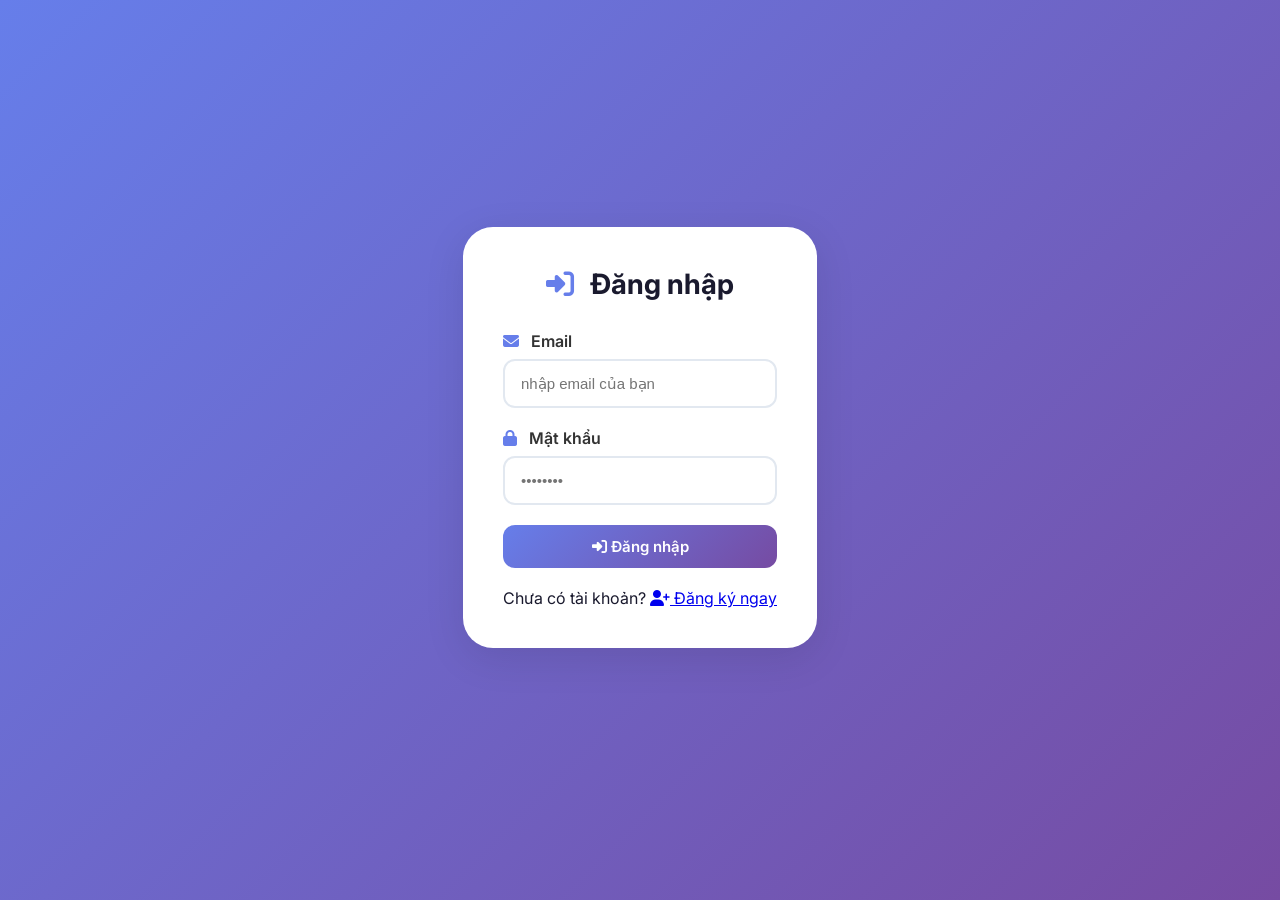
<file: web_dat_lich_san_bong/public/index.html>
<!DOCTYPE html>
<html lang="vi">
<head>
    <meta charset="UTF-8">
    <meta name="viewport" content="width=device-width, initial-scale=1.0">
    <title>Đặt Sân Bóng - Đặt sân online dễ dàng</title>
    <link rel="stylesheet" href="https://cdnjs.cloudflare.com/ajax/libs/font-awesome/6.4.0/css/all.min.css">
    <link rel="stylesheet" href="assets/css/style.css">
</head>
<body>
    <nav class="navbar">
        <div class="logo">
            <i class="fas fa-futbol"></i> Đặt <span>Sân Bóng</span>
        </div>
        <div class="nav-links">
            <a href="index.html"><i class="fas fa-home"></i> Trang chủ</a>
            <a href="pitches.html"><i class="fas fa-list"></i> Sân bóng</a>
            <a href="my-bookings.html" id="my-bookings-link" style="display: none;"><i class="fas fa-calendar-alt"></i> Lịch của tôi</a>
            <a href="booking.html" id="booking-link" style="display: none;"><i class="fas fa-plus-circle"></i> Đặt sân</a>
            <a href="assets/admin/index.html" id="admin-link" style="display: none;"><i class="fas fa-shield-alt"></i> Admin</a>
            <a href="#" id="logout-link" style="display: none;">
                <i class="fas fa-sign-out-alt"></i> Đăng xuất (<span class="user-name"></span>)
            </a>
            <a href="login.html" id="login-link"><i class="fas fa-sign-in-alt"></i> Đăng nhập</a>
            <a href="register.html" id="register-link"><i class="fas fa-user-plus"></i> Đăng ký</a>
            <button id="darkModeToggle" class="dark-mode-btn" onclick="toggleDarkMode()">
                <i class="fas fa-moon"></i>
            </button>
        </div>
    </nav>

    <div class="container">
        <div class="hero">
            <i class="fas fa-futbol"></i>
            <h1>Đặt Sân Bóng Online</h1>
            <p>Nhanh chóng - Tiện lợi - Không lo trùng lịch</p>
            <a href="pitches.html" class="btn btn-outline">
                <i class="fas fa-search"></i> Xem sân ngay
            </a>
            <div class="stats-badge">
                <div><i class="fas fa-calendar-check"></i> <span id="todayBookings">0</span> đặt hôm nay</div>
                <div><i class="fas fa-futbol"></i> Sân chất lượng cao</div>
            </div>
        </div>

        <div class="search-filter">
            <input type="text" id="searchInput" class="form-control" placeholder="🔍 Tìm kiếm sân bóng...">
            <select id="priceFilter" class="form-control">
                <option value="all">💰 Tất cả giá</option>
                <option value="under300">Dưới 300.000đ</option>
                <option value="300-500">300.000đ - 500.000đ</option>
                <option value="over500">Trên 500.000đ</option>
            </select>
        </div>

        <h2 style="text-align: center; margin: 20px 0;">
            <i class="fas fa-star" style="color: #fbbf24;"></i> Sân bóng nổi bật
        </h2>
        <div id="featured-pitches" class="grid"></div>
    </div>

    <script src="assets/js/utils.js"></script>
    <script src="assets/js/auth.js"></script>
    <script>
        // Hàm logout
        function logoutNow() {
            sessionStorage.removeItem('user');
            window.location.href = '/web_dat_lich_san_bong/public/login.html';
        }
        
        // Gắn sự kiện logout cho nút logout-link
        document.getElementById('logout-link')?.addEventListener('click', function(e) {
            e.preventDefault();
            logoutNow();
        });
        
        // Load sân nổi bật
        async function loadFeaturedPitches() {
            const container = document.getElementById('featured-pitches');
            try {
                const data = await apiCall('/pitches/list.php');
                if (data.pitches && data.pitches.length) {
                    const featured = data.pitches.slice(0, 6);
                    container.innerHTML = featured.map(pitch => `
                        <div class="card pitch-card">
                            <h3><i class="fas fa-futbol"></i> ${escapeHtml(pitch.name)}</h3>
                            <p><i class="fas fa-tag"></i> <strong>Loại:</strong> ${escapeHtml(pitch.type || 'Sân bóng đá')}</p>
                            <p><i class="fas fa-map-marker-alt"></i> <strong>Địa chỉ:</strong> ${escapeHtml(pitch.location || 'Đang cập nhật')}</p>
                            <p><i class="fas fa-dollar-sign"></i> <strong>Giá:</strong> <span class="price">${formatCurrency(pitch.price_per_hour)}</span>/giờ</p>
                            <button class="btn btn-primary" onclick="window.location.href='booking.html?pitch_id=${pitch.id}'">
                                <i class="fas fa-calendar-check"></i> Đặt ngay
                            </button>
                        </div>
                    `).join('');
                    
                    const searchInput = document.getElementById('searchInput');
                    const priceFilter = document.getElementById('priceFilter');
                    if (searchInput) searchInput.addEventListener('keyup', filterPitches);
                    if (priceFilter) priceFilter.addEventListener('change', filterPitches);
                }
            } catch (error) {
                console.error('Error:', error);
            }
        }
        
        // Cập nhật giao diện dựa trên user
        function updateUIForUser() {
            const user = getCurrentUser();
            console.log('Current user:', user);
            
            const myBookingsLink = document.getElementById('my-bookings-link');
            const bookingLink = document.getElementById('booking-link');
            const loginLink = document.getElementById('login-link');
            const registerLink = document.getElementById('register-link');
            const logoutLink = document.getElementById('logout-link');
            const adminLink = document.getElementById('admin-link');
            const userNameSpan = document.querySelector('.user-name');
            
            if (user) {
                if (myBookingsLink) myBookingsLink.style.display = 'inline-block';
                if (bookingLink) bookingLink.style.display = 'inline-block';
                if (loginLink) loginLink.style.display = 'none';
                if (registerLink) registerLink.style.display = 'none';
                if (logoutLink) logoutLink.style.display = 'inline-block';
                if (userNameSpan) userNameSpan.textContent = user.name;
                if (user.role === 'admin' && adminLink) adminLink.style.display = 'inline-block';
            } else {
                if (myBookingsLink) myBookingsLink.style.display = 'none';
                if (bookingLink) bookingLink.style.display = 'none';
                if (loginLink) loginLink.style.display = 'inline-block';
                if (registerLink) registerLink.style.display = 'inline-block';
                if (logoutLink) logoutLink.style.display = 'none';
                if (adminLink) adminLink.style.display = 'none';
            }
        }
        
        document.addEventListener('DOMContentLoaded', () => {
            loadFeaturedPitches();
            loadHomeStats();
            updateUIForUser();
        });
    </script>
</body>
</html>
</file>
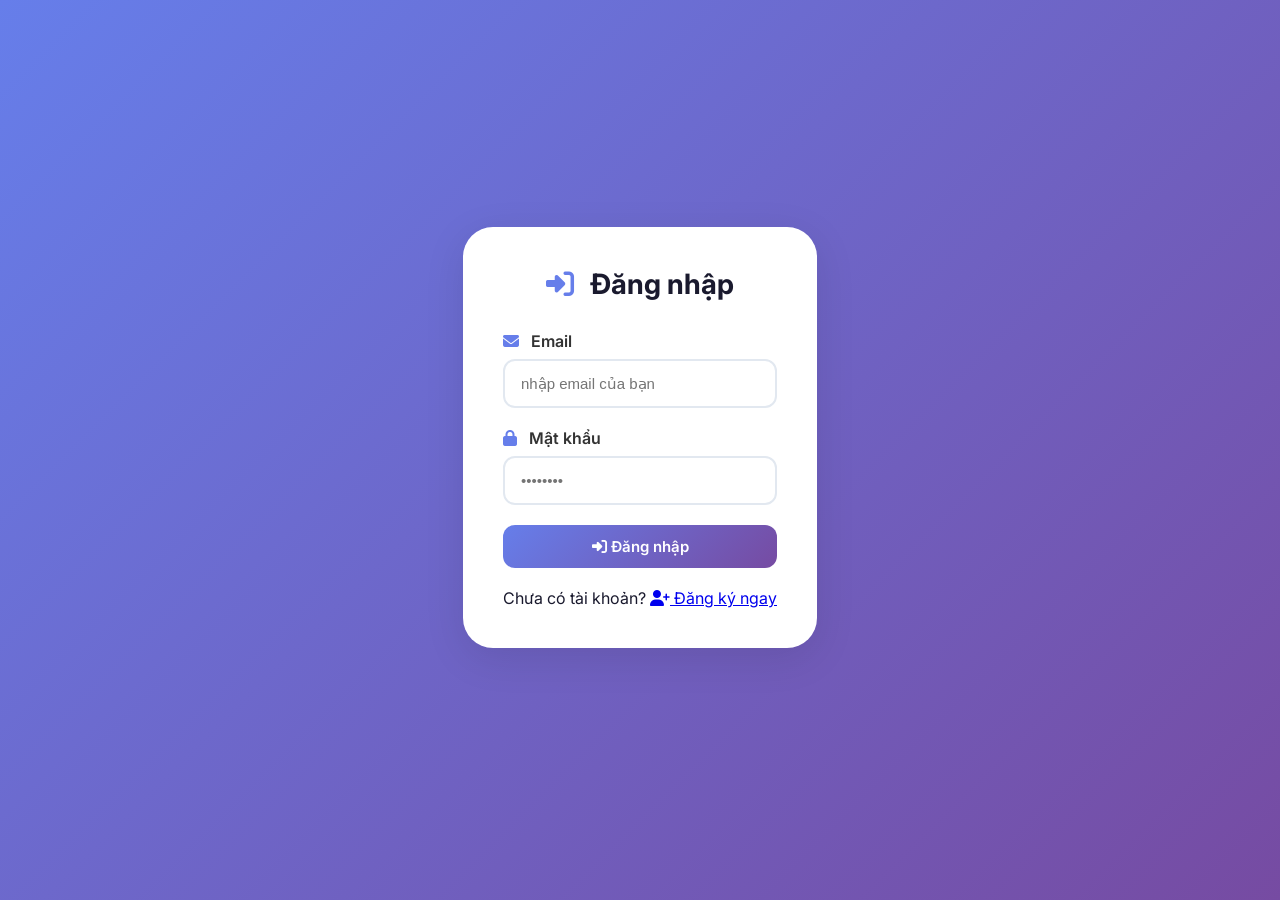
<file: web_dat_lich_san_bong/public/assets/admin/index.html>
<!DOCTYPE html>
<html lang="vi">
<head>
    <meta charset="UTF-8">
    <meta name="viewport" content="width=device-width, initial-scale=1.0">
    <title>Admin Dashboard - Đặt Sân Bóng</title>
    <link rel="stylesheet" href="https://cdnjs.cloudflare.com/ajax/libs/font-awesome/6.4.0/css/all.min.css">
    <link rel="stylesheet" href="../css/style.css">
    <style>
        * {
            margin: 0;
            padding: 0;
            box-sizing: border-box;
        }

        body {
            font-family: 'Segoe UI', Tahoma, Geneva, Verdana, sans-serif;
            background: #f0f2f5;
        }

        /* Admin Layout */
        .admin-layout {
            display: flex;
            min-height: 100vh;
        }

        /* Sidebar */
        .sidebar {
            width: 280px;
            background: linear-gradient(180deg, #1a1a2e 0%, #16213e 100%);
            color: white;
            position: fixed;
            height: 100vh;
            overflow-y: auto;
            box-shadow: 2px 0 10px rgba(0,0,0,0.1);
        }

        .sidebar-header {
            padding: 25px 20px;
            text-align: center;
            border-bottom: 1px solid rgba(255,255,255,0.1);
        }

        .sidebar-header h3 {
            font-size: 1.5rem;
        }

        .sidebar-header h3 i {
            color: #667eea;
            margin-right: 10px;
        }

        .sidebar-header p {
            font-size: 12px;
            opacity: 0.7;
            margin-top: 5px;
        }

        .sidebar-nav {
            padding: 20px 0;
        }

        .sidebar-nav a {
            display: block;
            padding: 14px 24px;
            color: white;
            text-decoration: none;
            transition: all 0.3s ease;
            border-left: 3px solid transparent;
        }

        .sidebar-nav a i {
            margin-right: 12px;
            width: 20px;
        }

        .sidebar-nav a:hover {
            background: rgba(102, 126, 234, 0.2);
            border-left-color: #667eea;
        }

        .sidebar-nav a.active {
            background: rgba(102, 126, 234, 0.3);
            border-left-color: #667eea;
        }

        /* Main Content */
        .main-content {
            flex: 1;
            margin-left: 280px;
            padding: 25px;
        }

        /* Stats Cards */
        .stats-grid {
            display: grid;
            grid-template-columns: repeat(auto-fit, minmax(240px, 1fr));
            gap: 20px;
            margin-bottom: 30px;
        }

        .stat-card {
            background: white;
            border-radius: 16px;
            padding: 20px;
            display: flex;
            align-items: center;
            justify-content: space-between;
            box-shadow: 0 2px 10px rgba(0,0,0,0.05);
            transition: transform 0.3s ease;
        }

        .stat-card:hover {
            transform: translateY(-3px);
            box-shadow: 0 5px 20px rgba(0,0,0,0.1);
        }

        .stat-info h3 {
            font-size: 28px;
            font-weight: bold;
            color: #333;
            margin-bottom: 5px;
        }

        .stat-info p {
            color: #666;
            font-size: 14px;
        }

        .stat-icon {
            width: 50px;
            height: 50px;
            border-radius: 12px;
            display: flex;
            align-items: center;
            justify-content: center;
            font-size: 24px;
        }

        .stat-icon.blue { background: rgba(102, 126, 234, 0.1); color: #667eea; }
        .stat-icon.green { background: rgba(72, 187, 120, 0.1); color: #48bb78; }
        .stat-icon.orange { background: rgba(237, 137, 54, 0.1); color: #ed8936; }

        /* Welcome Card */
        .welcome-card {
            background: linear-gradient(135deg, #667eea, #764ba2);
            border-radius: 16px;
            padding: 25px;
            color: white;
            margin-bottom: 30px;
        }

        .welcome-card h1 {
            font-size: 24px;
            margin-bottom: 8px;
        }

        .welcome-card p {
            opacity: 0.9;
        }

        /* Responsive */
        @media (max-width: 768px) {
            .sidebar {
                width: 100%;
                position: relative;
                height: auto;
            }
            .main-content {
                margin-left: 0;
            }
            .stats-grid {
                grid-template-columns: 1fr;
            }
        }
    </style>
</head>
<body>
    <div class="admin-layout">
        <div class="sidebar">
            <div class="sidebar-header">
                <h3><i class="fas fa-futbol"></i> Admin Panel</h3>
                <p>Quản lý hệ thống</p>
            </div>
            <div class="sidebar-nav">
                <a href="index.html" class="active">
                    <i class="fas fa-chart-line"></i> Dashboard
                </a>
                <a href="pitches.html">
                    <i class="fas fa-futbol"></i> Quản lý sân
                </a>
                <a href="bookings.html">
                    <i class="fas fa-calendar-alt"></i> Quản lý đặt sân
                </a>
                <a href="../../index.html">
                    <i class="fas fa-home"></i> Về trang chủ
                </a>
                <a href="#" id="logoutBtn">
                    <i class="fas fa-sign-out-alt"></i> Đăng xuất
                </a>
            </div>
        </div>

        <div class="main-content">
            <div class="welcome-card">
                <h1><i class="fas fa-user-shield"></i> Xin chào, <span id="adminName"></span>!</h1>
                <p>Chào mừng bạn đến với trang quản trị hệ thống đặt sân bóng.</p>
            </div>

            <div class="stats-grid">
                <div class="stat-card">
                    <div class="stat-info">
                        <h3 id="totalPitches">0</h3>
                        <p>Tổng sân bóng</p>
                    </div>
                    <div class="stat-icon green">
                        <i class="fas fa-futbol"></i>
                    </div>
                </div>
                <div class="stat-card">
                    <div class="stat-info">
                        <h3 id="totalBookings">0</h3>
                        <p>Tổng đặt sân</p>
                    </div>
                    <div class="stat-icon blue">
                        <i class="fas fa-calendar-check"></i>
                    </div>
                </div>
                <div class="stat-card">
                    <div class="stat-info">
                        <h3 id="pendingBookings">0</h3>
                        <p>Chờ xác nhận</p>
                    </div>
                    <div class="stat-icon orange">
                        <i class="fas fa-clock"></i>
                    </div>
                </div>
            </div>
        </div>
    </div>

    <script src="../js/utils.js"></script>
    <script src="../js/auth.js"></script>
    <script>
        async function loadStats() {
            try {
                const pitches = await apiCall('/pitches/list.php');
                const bookings = await apiCall('/bookings/list.php');
                document.getElementById('totalPitches').innerText = pitches.pitches?.length || 0;
                document.getElementById('totalBookings').innerText = bookings.bookings?.length || 0;
                const pending = bookings.bookings?.filter(b => b.status === 'pending').length || 0;
                document.getElementById('pendingBookings').innerText = pending;
            } catch(e) {
                console.error('Lỗi tải thống kê:', e);
            }
        }

        document.addEventListener('DOMContentLoaded', () => {
            const user = getCurrentUser();
            if (!user) {
                window.location.href = '../../login.html';
                return;
            }
            if (user.role !== 'admin') {
                alert('Bạn không có quyền truy cập trang này!');
                window.location.href = '../../index.html';
                return;
            }
            document.getElementById('adminName').innerText = user.name;
            loadStats();

            document.getElementById('logoutBtn').addEventListener('click', (e) => {
                e.preventDefault();
                logout();
            });
        });
    </script>
</body>
</html>
</file>
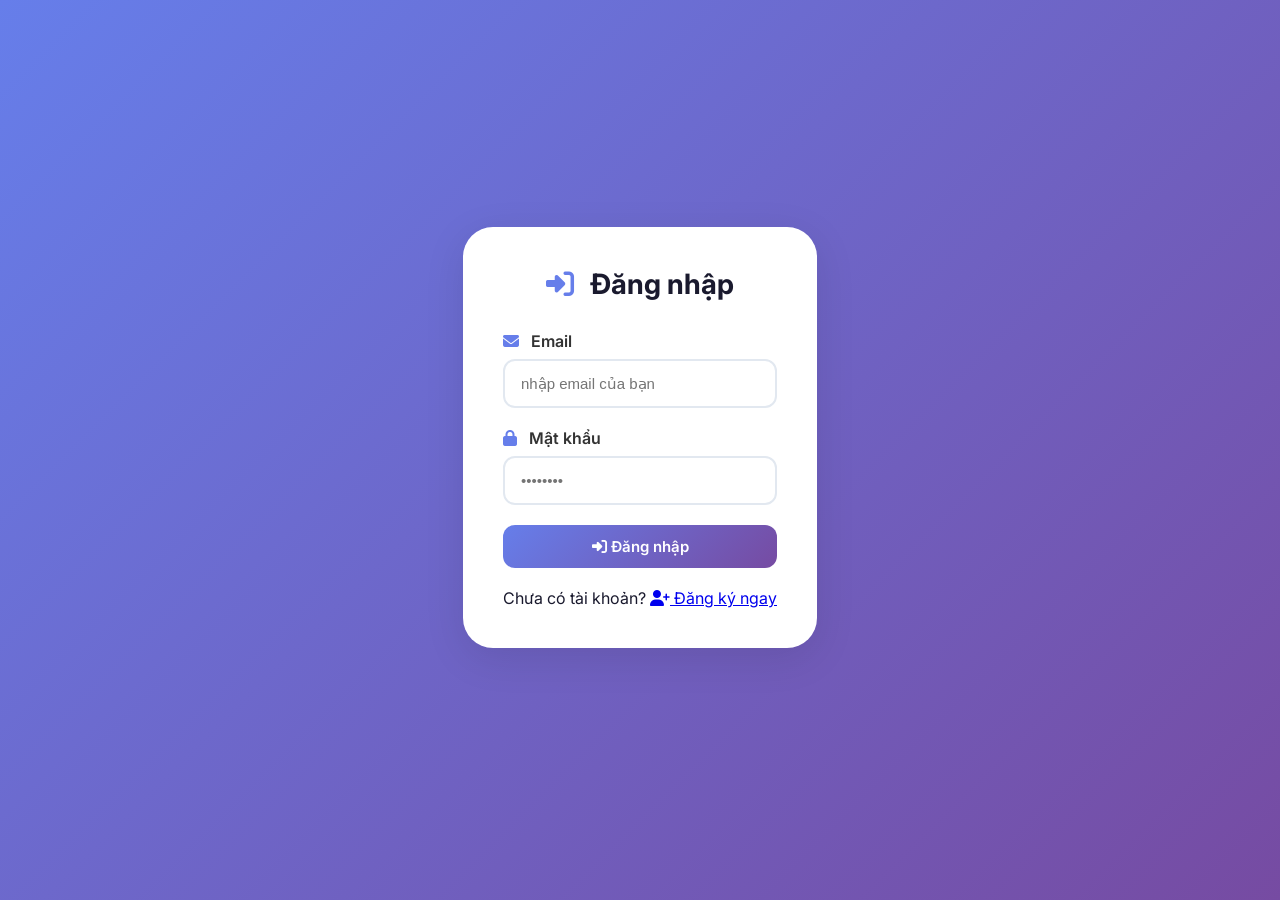
<file: web_dat_lich_san_bong/public/login.html>
<!DOCTYPE html>
<html lang="vi">
<head>
    <meta charset="UTF-8">
    <meta name="viewport" content="width=device-width, initial-scale=1.0">
    <title>Đăng nhập - Đặt Sân Bóng</title>
    <link rel="stylesheet" href="https://cdnjs.cloudflare.com/ajax/libs/font-awesome/6.4.0/css/all.min.css">
    <link rel="stylesheet" href="assets/css/style.css">
</head>
<body style="display: flex; align-items: center; justify-content: center; min-height: 100vh;">
    <div class="form-container">
        <div class="card">
            <h2><i class="fas fa-sign-in-alt"></i> Đăng nhập</h2>
            <form id="login-form">
                <div class="form-group">
                    <label><i class="fas fa-envelope"></i> Email</label>
                    <input type="email" name="email" id="email" class="form-control" placeholder="nhập email của bạn" required>
                </div>
                <div class="form-group">
                    <label><i class="fas fa-lock"></i> Mật khẩu</label>
                    <input type="password" name="password" id="password" class="form-control" placeholder="••••••••" required>
                </div>
                <button type="submit" class="btn btn-primary btn-block">
                    <i class="fas fa-sign-in-alt"></i> Đăng nhập
                </button>
            </form>
            <p class="text-center mt-2">
                Chưa có tài khoản? <a href="register.html"><i class="fas fa-user-plus"></i> Đăng ký ngay</a>
            </p>
        </div>
    </div>
    <script src="assets/js/utils.js"></script>
    <script src="assets/js/auth.js"></script>
</body>
</html>
</file>
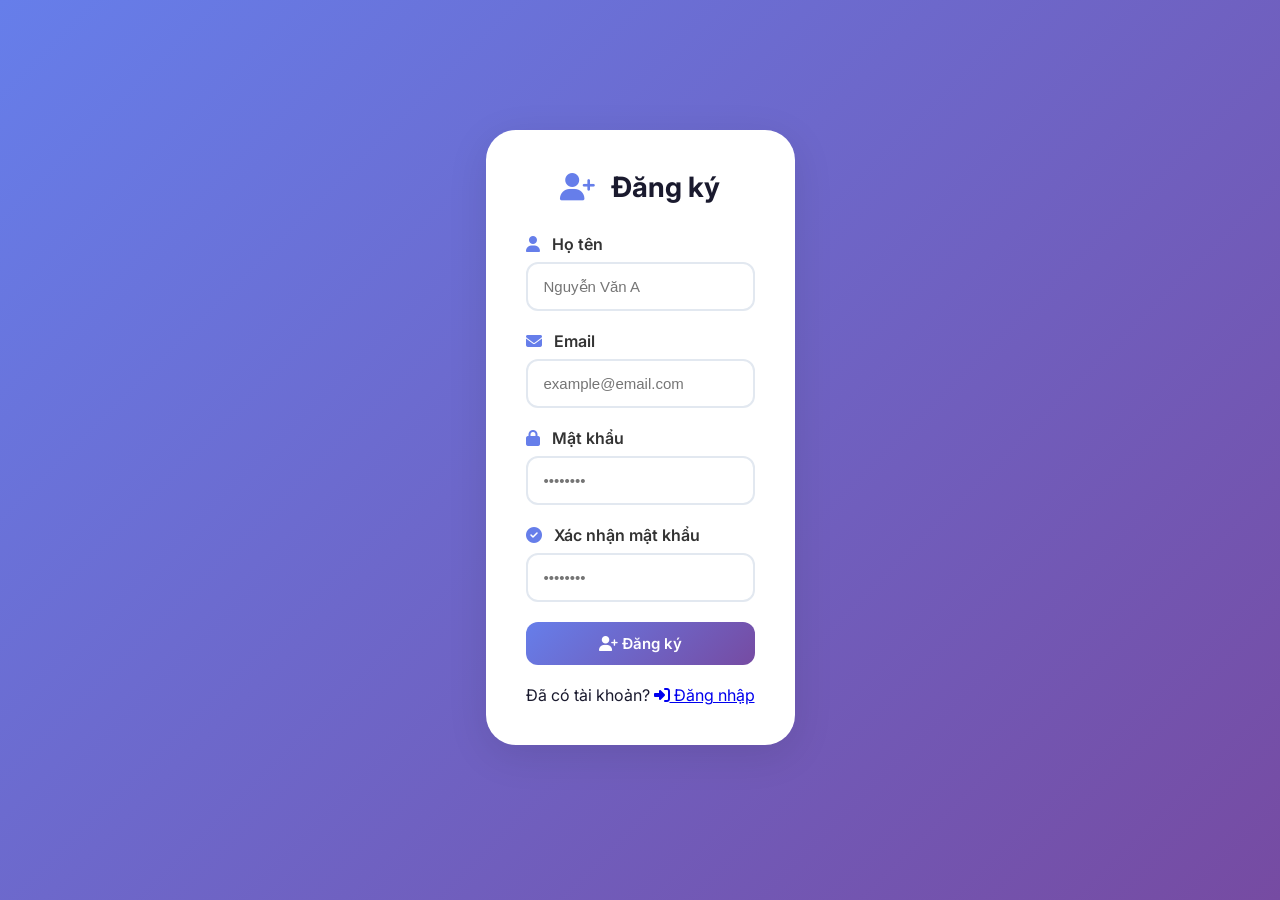
<file: web_dat_lich_san_bong/public/register.html>
<!DOCTYPE html>
<html lang="vi">
<head>
    <meta charset="UTF-8">
    <meta name="viewport" content="width=device-width, initial-scale=1.0">
    <title>Đăng ký - Đặt Sân Bóng</title>
    <link rel="stylesheet" href="https://cdnjs.cloudflare.com/ajax/libs/font-awesome/6.4.0/css/all.min.css">
    <link rel="stylesheet" href="assets/css/style.css">
</head>
<body style="display: flex; align-items: center; justify-content: center; min-height: 100vh;">
    <div class="form-container">
        <div class="card">
            <h2><i class="fas fa-user-plus"></i> Đăng ký</h2>
            <form id="register-form">
                <div class="form-group">
                    <label><i class="fas fa-user"></i> Họ tên</label>
                    <input type="text" name="name" id="name" class="form-control" placeholder="Nguyễn Văn A" required>
                </div>
                <div class="form-group">
                    <label><i class="fas fa-envelope"></i> Email</label>
                    <input type="email" name="email" id="email" class="form-control" placeholder="example@email.com" required>
                </div>
                <div class="form-group">
                    <label><i class="fas fa-lock"></i> Mật khẩu</label>
                    <input type="password" name="password" id="password" class="form-control" placeholder="••••••••" required>
                </div>
                <div class="form-group">
                    <label><i class="fas fa-check-circle"></i> Xác nhận mật khẩu</label>
                    <input type="password" name="confirm_password" id="confirm_password" class="form-control" placeholder="••••••••" required>
                </div>
                <button type="submit" class="btn btn-primary btn-block">
                    <i class="fas fa-user-plus"></i> Đăng ký
                </button>
            </form>
            <p class="text-center mt-2">
                Đã có tài khoản? <a href="login.html"><i class="fas fa-sign-in-alt"></i> Đăng nhập</a>
            </p>
        </div>
    </div>
    <script src="assets/js/utils.js"></script>
    <script src="assets/js/auth.js"></script>
</body>
</html>
</file>
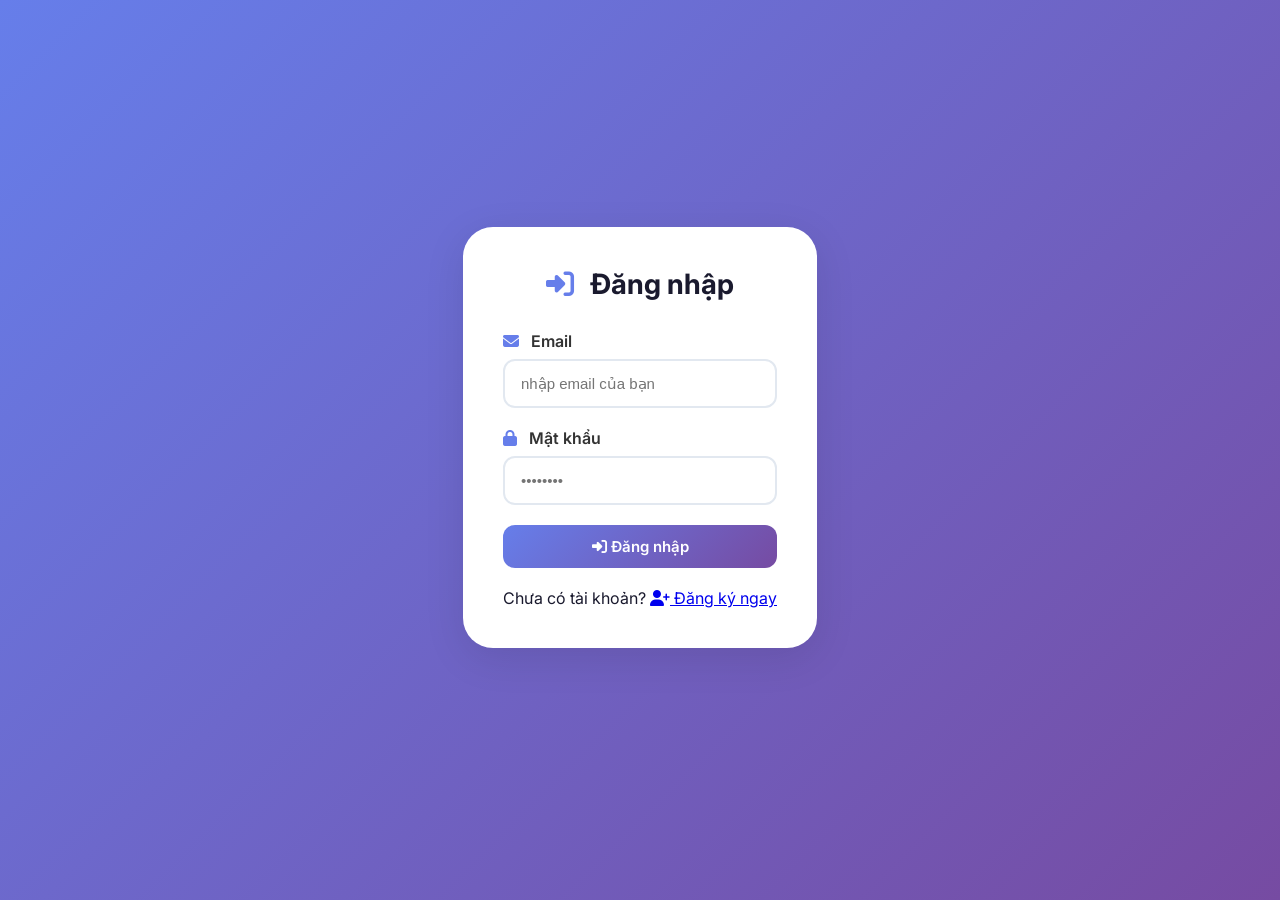
<file: web_dat_lich_san_bong/public/assets/admin/bookings.html>
<!DOCTYPE html>
<html lang="vi">
<head>
    <meta charset="UTF-8">
    <meta name="viewport" content="width=device-width, initial-scale=1.0">
    <title>Quản lý đặt sân - Admin</title>
    <link rel="stylesheet" href="https://cdnjs.cloudflare.com/ajax/libs/font-awesome/6.4.0/css/all.min.css">
    <link rel="stylesheet" href="../css/style.css">
    <style>
        * {
            margin: 0;
            padding: 0;
            box-sizing: border-box;
        }

        body {
            font-family: 'Segoe UI', Tahoma, Geneva, Verdana, sans-serif;
            background: #f0f2f5;
        }

        .admin-layout {
            display: flex;
            min-height: 100vh;
        }

        .sidebar {
            width: 280px;
            background: linear-gradient(180deg, #1a1a2e 0%, #16213e 100%);
            color: white;
            position: fixed;
            height: 100vh;
            overflow-y: auto;
        }

        .sidebar-header {
            padding: 25px 20px;
            text-align: center;
            border-bottom: 1px solid rgba(255,255,255,0.1);
        }

        .sidebar-header h3 {
            font-size: 1.5rem;
        }

        .sidebar-header h3 i {
            color: #667eea;
            margin-right: 10px;
        }

        .sidebar-nav {
            padding: 20px 0;
        }

        .sidebar-nav a {
            display: block;
            padding: 14px 24px;
            color: white;
            text-decoration: none;
            transition: all 0.3s ease;
            border-left: 3px solid transparent;
        }

        .sidebar-nav a i {
            margin-right: 12px;
            width: 20px;
        }

        .sidebar-nav a:hover {
            background: rgba(102, 126, 234, 0.2);
            border-left-color: #667eea;
        }

        .sidebar-nav a.active {
            background: rgba(102, 126, 234, 0.3);
            border-left-color: #667eea;
        }

        .main-content {
            flex: 1;
            margin-left: 280px;
            padding: 25px;
        }

        .page-header {
            background: white;
            border-radius: 16px;
            padding: 20px 25px;
            margin-bottom: 25px;
            box-shadow: 0 2px 10px rgba(0,0,0,0.05);
        }

        .page-header h1 {
            font-size: 24px;
            color: #333;
        }

        .page-header h1 i {
            color: #667eea;
            margin-right: 10px;
        }

        .table-container {
            background: white;
            border-radius: 16px;
            overflow-x: auto;
            box-shadow: 0 2px 10px rgba(0,0,0,0.05);
        }

        table {
            width: 100%;
            border-collapse: collapse;
            min-width: 800px;
        }

        th {
            background: #f8f9fa;
            padding: 15px;
            text-align: left;
            font-weight: 600;
            color: #555;
            border-bottom: 1px solid #eee;
        }

        td {
            padding: 15px;
            border-bottom: 1px solid #eee;
        }

        tr:hover {
            background: #f8f9fa;
        }

        .badge {
            display: inline-block;
            padding: 5px 12px;
            border-radius: 20px;
            font-size: 12px;
            font-weight: 600;
        }

        .badge-pending {
            background: #ed8936;
            color: white;
        }

        .badge-confirmed {
            background: #48bb78;
            color: white;
        }

        .badge-cancelled {
            background: #f56565;
            color: white;
        }

        .btn-sm {
            padding: 6px 12px;
            font-size: 12px;
            margin: 0 3px;
        }

        @media (max-width: 768px) {
            .sidebar {
                width: 100%;
                position: relative;
                height: auto;
            }
            .main-content {
                margin-left: 0;
            }
        }
    </style>
</head>
<body>
    <div class="admin-layout">
        <div class="sidebar">
            <div class="sidebar-header">
                <h3><i class="fas fa-futbol"></i> Admin Panel</h3>
                <p>Quản lý hệ thống</p>
            </div>
            <div class="sidebar-nav">
                <a href="index.html"><i class="fas fa-chart-line"></i> Dashboard</a>
                <a href="pitches.html"><i class="fas fa-futbol"></i> Quản lý sân</a>
                <a href="bookings.html" class="active"><i class="fas fa-calendar-alt"></i> Quản lý đặt sân</a>
                <a href="../../index.html"><i class="fas fa-home"></i> Về trang chủ</a>
                <a href="#" id="logoutBtn"><i class="fas fa-sign-out-alt"></i> Đăng xuất</a>
            </div>
        </div>

        <div class="main-content">
            <div class="page-header">
                <h1><i class="fas fa-calendar-alt"></i> Quản lý đặt sân</h1>
            </div>

            <div class="table-container" id="bookingsTable">
                <div class="spinner">Đang tải...</div>
            </div>
        </div>
    </div>

    <script src="../js/utils.js"></script>
    <script src="../js/auth.js"></script>
    <script>
        async function updateStatus(id, status) {
            try {
                await fetch(`${API_BASE}/bookings/update-status.php?id=${id}&status=${status}`, { method: 'POST' });
                showNotification(status === 'confirmed' ? 'Đã duyệt đặt sân!' : 'Đã từ chối đặt sân!', 'success');
                loadBookings();
            } catch (error) {
                showNotification('Cập nhật thất bại!', 'error');
            }
        }

        async function loadBookings() {
            const container = document.getElementById('bookingsTable');
            try {
                const data = await apiCall('/bookings/list.php');
                if (data.bookings && data.bookings.length) {
                    let html = `
                        <table>
                            <thead>
                                <tr>
                                    <th>ID</th>
                                    <th>Người đặt</th>
                                    <th>Sân</th>
                                    <th>Ngày</th>
                                    <th>Giờ</th>
                                    <th>Trạng thái</th>
                                    <th>Thao tác</th>
                                </tr>
                            </thead>
                            <tbody>
                    `;
                    data.bookings.forEach(booking => {
                        let statusClass = '';
                        let statusText = '';
                        if (booking.status === 'pending') {
                            statusClass = 'badge-pending';
                            statusText = '⏳ Chờ duyệt';
                        } else if (booking.status === 'confirmed') {
                            statusClass = 'badge-confirmed';
                            statusText = '✅ Đã duyệt';
                        } else {
                            statusClass = 'badge-cancelled';
                            statusText = '❌ Đã hủy';
                        }

                        let actions = '';
                        if (booking.status === 'pending') {
                            actions = `
                                <button class="btn btn-success btn-sm" onclick="updateStatus(${booking.id}, 'confirmed')">
                                    <i class="fas fa-check"></i> Duyệt
                                </button>
                                <button class="btn btn-danger btn-sm" onclick="updateStatus(${booking.id}, 'cancelled')">
                                    <i class="fas fa-times"></i> Từ chối
                                </button>
                            `;
                        } else if (booking.status === 'confirmed') {
                            actions = `<button class="btn btn-danger btn-sm" onclick="updateStatus(${booking.id}, 'cancelled')"><i class="fas fa-times"></i> Hủy</button>`;
                        } else {
                            actions = `<span style="color: #999;">-</span>`;
                        }

                        html += `
                            <tr>
                                <td>${booking.id}</td>
                                <td><strong>${escapeHtml(booking.user_name || 'Người dùng')}</strong></td>
                                <td>${escapeHtml(booking.pitch_name)}</td>
                                <td>${formatDate(booking.booking_date)}</td>
                                <td>${booking.start_time} - ${booking.end_time}</td>
                                <td><span class="badge ${statusClass}">${statusText}</span></td>
                                <td>${actions}</td>
                            </tr>
                        `;
                    });
                    html += `</tbody></table>`;
                    container.innerHTML = html;
                } else {
                    container.innerHTML = '<div style="padding: 40px; text-align: center;"><i class="fas fa-calendar-alt" style="font-size: 48px; color: #ccc;"></i><p style="margin-top: 15px;">Chưa có đặt sân nào.</p></div>';
                }
            } catch (error) {
                container.innerHTML = '<div class="alert alert-error">Lỗi tải dữ liệu!</div>';
            }
        }

        document.addEventListener('DOMContentLoaded', () => {
            const user = getCurrentUser();
            if (!user || user.role !== 'admin') {
                window.location.href = '../../login.html';
                return;
            }
            loadBookings();

            document.getElementById('logoutBtn').addEventListener('click', (e) => {
                e.preventDefault();
                logout();
            });
        });
    </script>
</body>
</html>
</file>
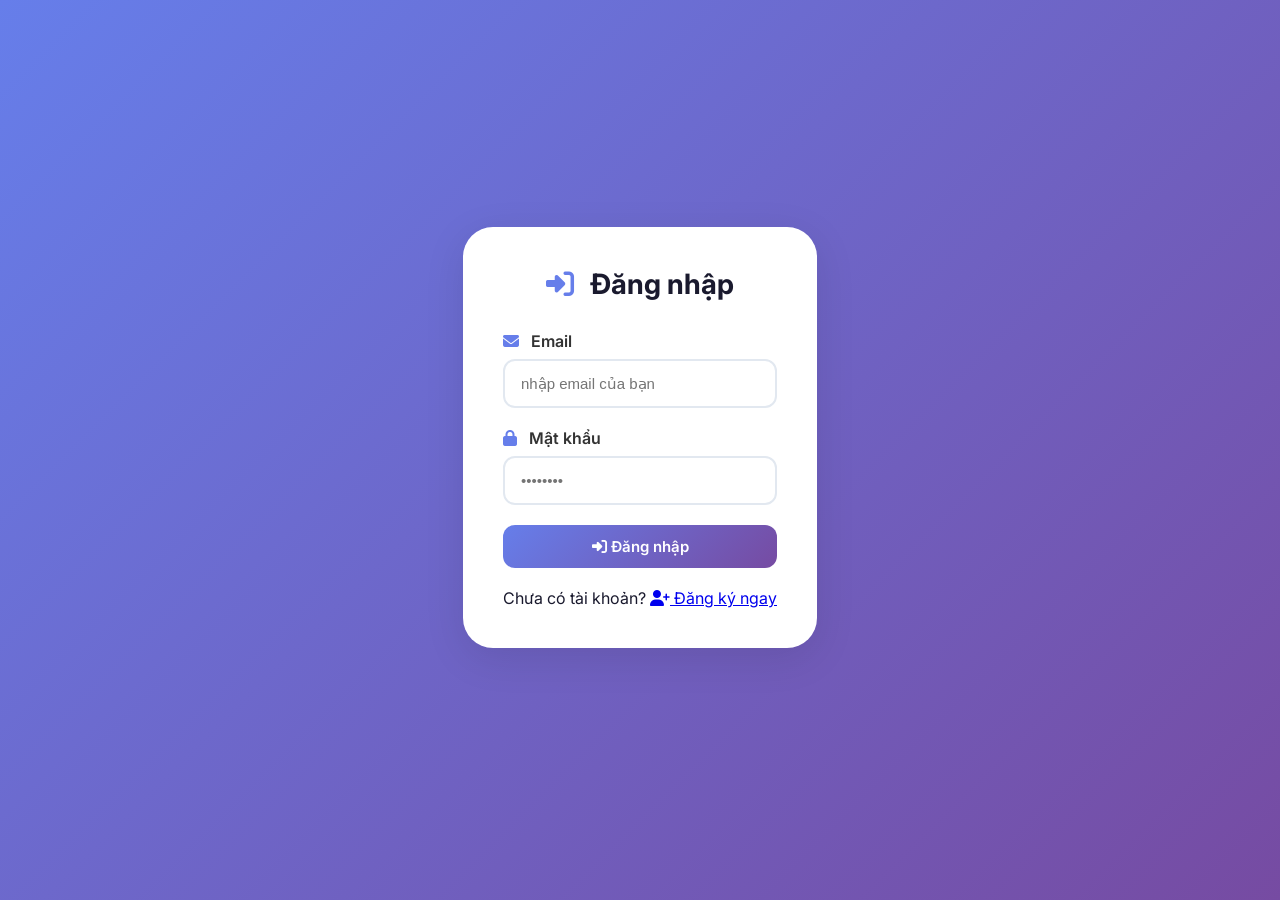
<file: web_dat_lich_san_bong/public/assets/admin/pitches.html>
<!DOCTYPE html>
<html lang="vi">
<head>
    <meta charset="UTF-8">
    <meta name="viewport" content="width=device-width, initial-scale=1.0">
    <title>Quản lý sân - Admin</title>
    <link rel="stylesheet" href="https://cdnjs.cloudflare.com/ajax/libs/font-awesome/6.4.0/css/all.min.css">
    <style>
        * { margin: 0; padding: 0; box-sizing: border-box; }
        body { font-family: 'Segoe UI', Tahoma, Geneva, Verdana, sans-serif; background: #f0f2f5; }

        /* Sidebar */
        .sidebar {
            width: 260px;
            background: #1a1a2e;
            color: white;
            position: fixed;
            height: 100vh;
            padding: 20px 0;
        }
        .sidebar h3 { text-align: center; padding: 20px; border-bottom: 1px solid rgba(255,255,255,0.1); }
        .sidebar a { display: block; padding: 15px 20px; color: white; text-decoration: none; transition: all 0.3s; }
        .sidebar a:hover { background: #667eea; padding-left: 25px; }

        /* Main Content */
        .content { margin-left: 260px; padding: 20px; }
        .header {
            background: white;
            padding: 20px;
            border-radius: 10px;
            margin-bottom: 20px;
            display: flex;
            justify-content: space-between;
            align-items: center;
            flex-wrap: wrap;
            gap: 15px;
        }
        .header h1 { font-size: 24px; color: #333; }
        .header h1 i { color: #667eea; margin-right: 10px; }

        /* Table */
        .table-container { background: white; border-radius: 12px; overflow-x: auto; }
        table { width: 100%; border-collapse: collapse; min-width: 700px; }
        th, td { padding: 14px 12px; text-align: left; border-bottom: 1px solid #eee; }
        th { background: #1a1a2e; color: white; }
        tr:hover { background: #f8f9fa; }

        /* Buttons */
        .btn { padding: 8px 18px; border: none; border-radius: 8px; cursor: pointer; font-size: 14px; font-weight: 500; transition: all 0.3s; }
        .btn-primary { background: linear-gradient(135deg, #667eea, #764ba2); color: white; }
        .btn-primary:hover { transform: translateY(-2px); box-shadow: 0 4px 12px rgba(102,126,234,0.4); }
        .btn-warning { background: #ed8936; color: white; }
        .btn-warning:hover { background: #dd6b20; }
        .btn-danger { background: #f56565; color: white; }
        .btn-danger:hover { background: #e53e3e; }
        .btn-sm { padding: 5px 12px; font-size: 12px; margin: 0 3px; }

        /* Modal */
        .modal {
            display: none;
            position: fixed;
            top: 0;
            left: 0;
            width: 100%;
            height: 100%;
            background: rgba(0,0,0,0.5);
            justify-content: center;
            align-items: center;
            z-index: 1000;
        }
        .modal-content {
            background: white;
            padding: 30px;
            border-radius: 20px;
            width: 90%;
            max-width: 500px;
            animation: fadeIn 0.3s ease;
        }
        @keyframes fadeIn {
            from { opacity: 0; transform: scale(0.95); }
            to { opacity: 1; transform: scale(1); }
        }
        .modal-content h3 { margin-bottom: 20px; color: #333; }
        .modal-content h3 i { color: #667eea; margin-right: 10px; }

        /* Form */
        .form-group { margin-bottom: 18px; }
        .form-group label { display: block; margin-bottom: 6px; font-weight: 600; color: #555; }
        .form-group label i { color: #667eea; margin-right: 6px; width: 20px; }
        .form-control { width: 100%; padding: 10px 14px; border: 1px solid #ddd; border-radius: 10px; font-size: 14px; }
        .form-control:focus { outline: none; border-color: #667eea; box-shadow: 0 0 0 3px rgba(102,126,234,0.1); }

        /* Toast */
        .toast {
            position: fixed;
            top: 20px;
            right: 20px;
            padding: 14px 24px;
            border-radius: 12px;
            color: white;
            z-index: 1100;
            animation: slideIn 0.3s ease;
        }
        .toast-success { background: linear-gradient(135deg, #48bb78, #38a169); }
        .toast-error { background: linear-gradient(135deg, #f56565, #e53e3e); }
        @keyframes slideIn {
            from { transform: translateX(100%); opacity: 0; }
            to { transform: translateX(0); opacity: 1; }
        }

        .spinner { text-align: center; padding: 40px; color: #667eea; }
        .price-cell { color: #667eea; font-weight: 600; }

        @media (max-width: 768px) {
            .sidebar { width: 100%; position: relative; height: auto; }
            .content { margin-left: 0; }
            .header { flex-direction: column; text-align: center; }
        }
    </style>
</head>
<body>
    <div class="sidebar">
        <h3><i class="fas fa-futbol"></i> Admin Panel</h3>
        <a href="index.html"><i class="fas fa-chart-line"></i> Dashboard</a>
        <a href="pitches.html" style="background: #667eea;"><i class="fas fa-futbol"></i> Quản lý sân</a>
        <a href="bookings.html"><i class="fas fa-calendar-alt"></i> Quản lý đặt sân</a>
        <a href="../../index.html"><i class="fas fa-home"></i> Về trang chủ</a>
        <a href="#" id="logoutBtn"><i class="fas fa-sign-out-alt"></i> Đăng xuất</a>
    </div>

    <div class="content">
        <div class="header">
            <h1><i class="fas fa-futbol"></i> Quản lý sân bóng</h1>
            <button class="btn btn-primary" onclick="showAddModal()">
                <i class="fas fa-plus"></i> Thêm sân mới
            </button>
        </div>

        <div class="table-container" id="pitchesTable">
            <div class="spinner"><i class="fas fa-spinner fa-spin"></i> Đang tải...</div>
        </div>
    </div>

    <!-- Modal thêm sân -->
    <div id="addModal" class="modal">
        <div class="modal-content">
            <h3><i class="fas fa-plus-circle"></i> Thêm sân mới</h3>
            <form id="addForm">
                <div class="form-group">
                    <label><i class="fas fa-tag"></i> Tên sân</label>
                    <input type="text" id="add_name" class="form-control" required>
                </div>
                <div class="form-group">
                    <label><i class="fas fa-users"></i> Loại sân</label>
                    <input type="text" id="add_type" class="form-control" placeholder="Sân 5 người, 7 người...">
                </div>
                <div class="form-group">
                    <label><i class="fas fa-map-marker-alt"></i> Địa chỉ</label>
                    <input type="text" id="add_location" class="form-control">
                </div>
                <div class="form-group">
                    <label><i class="fas fa-dollar-sign"></i> Giá (VNĐ/giờ)</label>
                    <input type="number" id="add_price" class="form-control" required>
                </div>
                <div class="form-group">
                    <label><i class="fas fa-info-circle"></i> Mô tả</label>
                    <textarea id="add_description" class="form-control" rows="3"></textarea>
                </div>
                <div style="display: flex; gap: 12px;">
                    <button type="submit" class="btn btn-primary"><i class="fas fa-save"></i> Lưu</button>
                    <button type="button" class="btn btn-danger" onclick="closeAddModal()"><i class="fas fa-times"></i> Hủy</button>
                </div>
            </form>
        </div>
    </div>

    <!-- Modal sửa sân -->
    <div id="editModal" class="modal">
        <div class="modal-content">
            <h3><i class="fas fa-edit"></i> Sửa sân</h3>
            <form id="editForm">
                <input type="hidden" id="edit_id">
                <div class="form-group">
                    <label><i class="fas fa-tag"></i> Tên sân</label>
                    <input type="text" id="edit_name" class="form-control" required>
                </div>
                <div class="form-group">
                    <label><i class="fas fa-users"></i> Loại sân</label>
                    <input type="text" id="edit_type" class="form-control">
                </div>
                <div class="form-group">
                    <label><i class="fas fa-map-marker-alt"></i> Địa chỉ</label>
                    <input type="text" id="edit_location" class="form-control">
                </div>
                <div class="form-group">
                    <label><i class="fas fa-dollar-sign"></i> Giá (VNĐ/giờ)</label>
                    <input type="number" id="edit_price" class="form-control" required>
                </div>
                <div class="form-group">
                    <label><i class="fas fa-info-circle"></i> Mô tả</label>
                    <textarea id="edit_description" class="form-control" rows="3"></textarea>
                </div>
                <div style="display: flex; gap: 12px;">
                    <button type="submit" class="btn btn-primary"><i class="fas fa-save"></i> Cập nhật</button>
                    <button type="button" class="btn btn-danger" onclick="closeEditModal()"><i class="fas fa-times"></i> Hủy</button>
                </div>
            </form>
        </div>
    </div>

    <script>
        const API_BASE = '/web_dat_lich_san_bong/api';

        function showToast(message, type) {
            const toast = document.createElement('div');
            toast.className = `toast toast-${type}`;
            toast.innerHTML = `<i class="fas ${type === 'success' ? 'fa-check-circle' : 'fa-exclamation-circle'}"></i> ${message}`;
            document.body.appendChild(toast);
            setTimeout(() => toast.remove(), 3000);
        }

        function formatCurrency(amount) {
            return new Intl.NumberFormat('vi-VN').format(amount) + 'đ';
        }

        function escapeHtml(text) {
            if (!text) return '';
            const div = document.createElement('div');
            div.textContent = text;
            return div.innerHTML;
        }

        function getCurrentUser() {
            const user = sessionStorage.getItem('user');
            return user ? JSON.parse(user) : null;
        }

        // Load danh sách sân
        async function loadPitches() {
            const container = document.getElementById('pitchesTable');
            try {
                const response = await fetch(`${API_BASE}/pitches/list.php`);
                const data = await response.json();

                if (data.pitches && data.pitches.length > 0) {
                    let html = `
                        <table>
                            <thead>
                                <tr>
                                    <th>ID</th>
                                    <th>Tên sân</th>
                                    <th>Loại</th>
                                    <th>Địa chỉ</th>
                                    <th>Giá</th>
                                    <th>Thao tác</th>
                                </tr>
                            </thead>
                            <tbody>
                    `;
                    for (const pitch of data.pitches) {
                        html += `
                            <tr>
                                <td>${pitch.id}</td>
                                <td><strong>${escapeHtml(pitch.name)}</strong></td>
                                <td>${escapeHtml(pitch.type || '---')}</td>
                                <td>${escapeHtml(pitch.location || '---')}</td>
                                <td class="price-cell">${formatCurrency(pitch.price_per_hour)}</td>
                                <td>
                                    <button class="btn btn-warning btn-sm" onclick="showEditModal(${pitch.id})"><i class="fas fa-edit"></i> Sửa</button>
                                    <button class="btn btn-danger btn-sm" onclick="deletePitch(${pitch.id})"><i class="fas fa-trash"></i> Xóa</button>
                                </td>
                            </tr>
                        `;
                    }
                    html += `</tbody></table>`;
                    container.innerHTML = html;
                } else {
                    container.innerHTML = '<div style="padding: 60px; text-align: center; color: #999;"><i class="fas fa-futbol" style="font-size: 48px;"></i><br>Chưa có sân nào</div>';
                }
            } catch (error) {
                container.innerHTML = '<div style="padding: 40px; text-align: center; color: red;">Lỗi tải dữ liệu!</div>';
            }
        }

        // Xóa sân
        async function deletePitch(id) {
            if (!confirm('⚠️ CẢNH BÁO: Xóa sân sẽ ảnh hưởng đến lịch đặt liên quan!\nBạn có chắc chắn muốn xóa?')) return;
            try {
                const response = await fetch(`${API_BASE}/pitches/delete.php?id=${id}`, { method: 'DELETE' });
                const result = await response.json();
                if (result.success) {
                    showToast('Xóa sân thành công!', 'success');
                    loadPitches();
                } else {
                    showToast(result.message || 'Xóa thất bại', 'error');
                }
            } catch (error) {
                showToast('Có lỗi xảy ra!', 'error');
            }
        }

        // Thêm sân
        async function addPitch(event) {
            event.preventDefault();
            const data = {
                name: document.getElementById('add_name').value.trim(),
                type: document.getElementById('add_type').value.trim(),
                location: document.getElementById('add_location').value.trim(),
                price: parseInt(document.getElementById('add_price').value),
                description: document.getElementById('add_description').value.trim()
            };
            if (!data.name) { showToast('Vui lòng nhập tên sân', 'error'); return; }
            if (data.price <= 0) { showToast('Giá sân phải lớn hơn 0', 'error'); return; }

            const submitBtn = document.querySelector('#addForm button[type="submit"]');
            const originalText = submitBtn.innerHTML;
            submitBtn.innerHTML = '<i class="fas fa-spinner fa-spin"></i> Đang xử lý...';
            submitBtn.disabled = true;

            try {
                const response = await fetch(`${API_BASE}/pitches/create.php`, {
                    method: 'POST',
                    headers: { 'Content-Type': 'application/json' },
                    body: JSON.stringify(data)
                });
                const result = await response.json();
                if (result.success) {
                    showToast(result.message, 'success');
                    closeAddModal();
                    loadPitches();
                    document.getElementById('addForm').reset();
                } else {
                    showToast(result.message || 'Thêm thất bại', 'error');
                }
            } catch (error) {
                showToast('Có lỗi xảy ra!', 'error');
            } finally {
                submitBtn.innerHTML = originalText;
                submitBtn.disabled = false;
            }
        }

        // Hiển thị modal sửa
        async function showEditModal(id) {
            try {
                const response = await fetch(`${API_BASE}/pitches/detail.php?id=${id}`);
                const data = await response.json();
                if (data.pitch) {
                    document.getElementById('edit_id').value = data.pitch.id;
                    document.getElementById('edit_name').value = data.pitch.name;
                    document.getElementById('edit_type').value = data.pitch.type || '';
                    document.getElementById('edit_location').value = data.pitch.location || '';
                    document.getElementById('edit_price').value = data.pitch.price_per_hour;
                    document.getElementById('edit_description').value = data.pitch.description || '';
                    document.getElementById('editModal').style.display = 'flex';
                }
            } catch (error) {
                showToast('Lỗi tải dữ liệu sân!', 'error');
            }
        }

        // Cập nhật sân
        async function updatePitch(event) {
            event.preventDefault();
            const data = {
                id: document.getElementById('edit_id').value,
                name: document.getElementById('edit_name').value.trim(),
                type: document.getElementById('edit_type').value.trim(),
                location: document.getElementById('edit_location').value.trim(),
                price: parseInt(document.getElementById('edit_price').value),
                description: document.getElementById('edit_description').value.trim()
            };
            if (!data.name) { showToast('Vui lòng nhập tên sân', 'error'); return; }
            if (data.price <= 0) { showToast('Giá sân phải lớn hơn 0', 'error'); return; }

            const submitBtn = document.querySelector('#editForm button[type="submit"]');
            const originalText = submitBtn.innerHTML;
            submitBtn.innerHTML = '<i class="fas fa-spinner fa-spin"></i> Đang xử lý...';
            submitBtn.disabled = true;

            try {
                const response = await fetch(`${API_BASE}/pitches/update.php`, {
                    method: 'PUT',
                    headers: { 'Content-Type': 'application/json' },
                    body: JSON.stringify(data)
                });
                const result = await response.json();
                if (result.success) {
                    showToast('Cập nhật sân thành công!', 'success');
                    closeEditModal();
                    loadPitches();
                } else {
                    showToast(result.message || 'Cập nhật thất bại', 'error');
                }
            } catch (error) {
                showToast('Có lỗi xảy ra!', 'error');
            } finally {
                submitBtn.innerHTML = originalText;
                submitBtn.disabled = false;
            }
        }

        function showAddModal() {
            document.getElementById('addModal').style.display = 'flex';
        }
        function closeAddModal() {
            document.getElementById('addModal').style.display = 'none';
            document.getElementById('addForm').reset();
        }
        function closeEditModal() {
            document.getElementById('editModal').style.display = 'none';
            document.getElementById('editForm').reset();
        }

        document.addEventListener('DOMContentLoaded', () => {
            const user = getCurrentUser();
            if (!user || user.role !== 'admin') {
                window.location.href = '../../login.html';
                return;
            }
            loadPitches();

            document.getElementById('logoutBtn').addEventListener('click', (e) => {
                e.preventDefault();
                sessionStorage.removeItem('user');
                window.location.href = '../../login.html';
            });
            document.getElementById('addForm').addEventListener('submit', addPitch);
            document.getElementById('editForm').addEventListener('submit', updatePitch);
        });

        window.onclick = function(event) {
            if (event.target === document.getElementById('addModal')) closeAddModal();
            if (event.target === document.getElementById('editModal')) closeEditModal();
        }
    </script>
</body>
</html>
</file>
<file: web_dat_lich_san_bong/public/assets/css/style.css>
@import url('https://fonts.googleapis.com/css2?family=Inter:wght@300;400;500;600;700;800&display=swap');

* {
    margin: 0;
    padding: 0;
    box-sizing: border-box;
}

body {
    font-family: 'Inter', sans-serif;
    background: linear-gradient(135deg, #667eea 0%, #764ba2 100%);
    min-height: 100vh;
    color: #1a1a2e;
    transition: all 0.3s ease;
}

/* Dark Mode */
body.dark-mode {
    background: linear-gradient(135deg, #1a1a2e 0%, #16213e 100%);
}

body.dark-mode .card {
    background: #1e1e2e;
    color: #fff;
}

body.dark-mode .card p,
body.dark-mode .card h3 {
    color: #ddd;
}

body.dark-mode .stat-card,
body.dark-mode .page-header,
body.dark-mode .table-container {
    background: #1e1e2e;
    color: #fff;
}

body.dark-mode th {
    background: #0f0f1a;
    color: #fff;
}

body.dark-mode td {
    color: #ddd;
}

/* Animations */
@keyframes fadeInUp {
    from {
        opacity: 0;
        transform: translateY(30px);
    }
    to {
        opacity: 1;
        transform: translateY(0);
    }
}

@keyframes float {
    0% { transform: translateY(0px); }
    50% { transform: translateY(-10px); }
    100% { transform: translateY(0px); }
}

@keyframes slideIn {
    from {
        transform: translateX(100%);
        opacity: 0;
    }
    to {
        transform: translateX(0);
        opacity: 1;
    }
}

@keyframes spin {
    to { transform: rotate(360deg); }
}

/* Container */
.container {
    max-width: 1200px;
    margin: 0 auto;
    padding: 20px;
}

/* Navbar */
.navbar {
    background: rgba(26, 26, 46, 0.95);
    backdrop-filter: blur(10px);
    color: white;
    padding: 15px 40px;
    display: flex;
    justify-content: space-between;
    align-items: center;
    flex-wrap: wrap;
    position: sticky;
    top: 0;
    z-index: 1000;
    box-shadow: 0 4px 30px rgba(0,0,0,0.1);
}

.logo {
    font-size: 1.8rem;
    font-weight: 800;
    background: linear-gradient(135deg, #fff, #a8c0ff);
    -webkit-background-clip: text;
    -webkit-text-fill-color: transparent;
    background-clip: text;
}

.logo i {
    background: none;
    -webkit-text-fill-color: #667eea;
    margin-right: 8px;
}

.nav-links {
    display: flex;
    gap: 20px;
    flex-wrap: wrap;
    align-items: center;
}

.nav-links a {
    color: white;
    text-decoration: none;
    font-weight: 500;
    padding: 8px 16px;
    border-radius: 10px;
    transition: all 0.3s ease;
    position: relative;
}

.nav-links a:hover {
    background: rgba(102, 126, 234, 0.3);
    transform: translateY(-2px);
}

.dark-mode-btn {
    background: none;
    border: none;
    color: white;
    cursor: pointer;
    font-size: 1.2rem;
    padding: 8px 12px;
    border-radius: 10px;
    transition: all 0.3s ease;
}

.dark-mode-btn:hover {
    background: rgba(102, 126, 234, 0.3);
    transform: translateY(-2px);
}

/* Hero Section */
.hero {
    background: linear-gradient(135deg, rgba(102, 126, 234, 0.95), rgba(118, 75, 162, 0.95));
    border-radius: 30px;
    padding: 60px 40px;
    text-align: center;
    color: white;
    margin-bottom: 50px;
    animation: fadeInUp 0.8s ease;
}

.hero i {
    font-size: 64px;
    margin-bottom: 20px;
    animation: float 3s ease infinite;
}

.hero h1 {
    font-size: 48px;
    margin-bottom: 15px;
    font-weight: 800;
}

.hero p {
    font-size: 18px;
    opacity: 0.95;
    margin-bottom: 30px;
}

.stats-badge {
    display: flex;
    justify-content: center;
    gap: 40px;
    margin-top: 30px;
    flex-wrap: wrap;
}

.stats-badge div {
    background: rgba(255,255,255,0.2);
    padding: 10px 20px;
    border-radius: 30px;
    font-size: 14px;
}

/* Cards */
.card {
    background: white;
    border-radius: 20px;
    padding: 25px;
    margin-bottom: 25px;
    box-shadow: 0 10px 40px rgba(0,0,0,0.1);
    transition: all 0.3s ease;
    animation: fadeInUp 0.6s ease;
}

.card:hover {
    transform: translateY(-8px);
    box-shadow: 0 20px 50px rgba(0,0,0,0.15);
}

.pitch-card {
    border-top: 4px solid #667eea;
    background: linear-gradient(135deg, #fff 0%, #f8f9ff 100%);
}

.pitch-card h3 {
    color: #1a1a2e;
    margin-bottom: 15px;
    font-size: 1.4rem;
}

.pitch-card h3 i {
    color: #667eea;
    margin-right: 10px;
}

.pitch-card p {
    margin: 10px 0;
    color: #555;
}

.price {
    font-size: 24px;
    font-weight: 700;
    color: #667eea;
}

/* Grid */
.grid {
    display: grid;
    grid-template-columns: repeat(auto-fill, minmax(350px, 1fr));
    gap: 25px;
    margin-top: 20px;
}

/* Search & Filter */
.search-filter {
    display: flex;
    gap: 15px;
    margin-bottom: 30px;
    flex-wrap: wrap;
}

.search-filter .form-control {
    flex: 1;
    min-width: 200px;
}

/* Buttons */
.btn {
    display: inline-block;
    padding: 12px 28px;
    border: none;
    border-radius: 12px;
    cursor: pointer;
    text-decoration: none;
    font-size: 15px;
    font-weight: 600;
    transition: all 0.3s ease;
    font-family: 'Inter', sans-serif;
}

.btn-primary {
    background: linear-gradient(135deg, #667eea, #764ba2);
    color: white;
}

.btn-primary:hover {
    transform: translateY(-2px);
    box-shadow: 0 10px 20px rgba(102, 126, 234, 0.4);
}

.btn-danger {
    background: linear-gradient(135deg, #f56565, #e53e3e);
    color: white;
}

.btn-danger:hover {
    transform: translateY(-2px);
}

.btn-success {
    background: linear-gradient(135deg, #48bb78, #38a169);
    color: white;
}

.btn-outline {
    background: transparent;
    border: 2px solid white;
    color: white;
}

.btn-outline:hover {
    background: white;
    color: #667eea;
    transform: translateY(-2px);
}

.btn-sm {
    padding: 6px 12px;
    font-size: 12px;
}

.btn-block {
    width: 100%;
}

/* Forms */
.form-container {
    max-width: 500px;
    margin: 60px auto;
}

.form-container .card {
    background: white;
    padding: 40px;
    border-radius: 30px;
}

.form-container h2 {
    text-align: center;
    margin-bottom: 30px;
    color: #1a1a2e;
    font-size: 28px;
}

.form-container h2 i {
    color: #667eea;
    margin-right: 10px;
}

.form-group {
    margin-bottom: 20px;
}

.form-group label {
    display: block;
    margin-bottom: 8px;
    font-weight: 600;
    color: #333;
}

.form-group label i {
    color: #667eea;
    margin-right: 8px;
}

.form-control {
    width: 100%;
    padding: 14px 16px;
    border: 2px solid #e2e8f0;
    border-radius: 12px;
    font-size: 15px;
    transition: all 0.3s ease;
}

.form-control:focus {
    outline: none;
    border-color: #667eea;
    box-shadow: 0 0 0 3px rgba(102, 126, 234, 0.2);
}

/* Alerts */
.alert {
    position: fixed;
    top: 20px;
    right: 20px;
    padding: 15px 25px;
    border-radius: 12px;
    color: white;
    font-weight: 500;
    z-index: 9999;
    animation: slideIn 0.3s ease;
    box-shadow: 0 5px 20px rgba(0,0,0,0.2);
}

.alert-success {
    background: linear-gradient(135deg, #48bb78, #38a169);
}

.alert-error {
    background: linear-gradient(135deg, #f56565, #e53e3e);
}

.alert-info {
    background: linear-gradient(135deg, #4299e1, #3182ce);
}

/* Loading Spinner */
.spinner {
    width: 50px;
    height: 50px;
    border: 4px solid #e2e8f0;
    border-top-color: #667eea;
    border-radius: 50%;
    animation: spin 1s linear infinite;
    margin: 40px auto;
}

/* Tables */
.table-container {
    background: white;
    border-radius: 16px;
    overflow-x: auto;
    box-shadow: 0 2px 10px rgba(0,0,0,0.05);
}

table {
    width: 100%;
    border-collapse: collapse;
    min-width: 700px;
}

th {
    background: #f8f9fa;
    padding: 15px;
    text-align: left;
    font-weight: 600;
    color: #555;
    border-bottom: 1px solid #eee;
}

td {
    padding: 15px;
    border-bottom: 1px solid #eee;
}

tr:hover {
    background: #f8f9fa;
}

/* Badges */
.badge {
    display: inline-block;
    padding: 5px 12px;
    border-radius: 20px;
    font-size: 12px;
    font-weight: 600;
}

.badge-pending {
    background: #ed8936;
    color: white;
}

.badge-confirmed {
    background: #48bb78;
    color: white;
}

.badge-cancelled {
    background: #f56565;
    color: white;
}

/* Modal */
.modal {
    display: none;
    position: fixed;
    top: 0;
    left: 0;
    width: 100%;
    height: 100%;
    background: rgba(0,0,0,0.5);
    justify-content: center;
    align-items: center;
    z-index: 1000;
}

.modal-content {
    background: white;
    border-radius: 20px;
    padding: 30px;
    width: 90%;
    max-width: 500px;
    animation: fadeInUp 0.3s ease;
}

/* Admin Layout */
.admin-layout {
    display: flex;
    min-height: 100vh;
}

.sidebar {
    width: 280px;
    background: linear-gradient(180deg, #1a1a2e 0%, #16213e 100%);
    color: white;
    position: fixed;
    height: 100vh;
    overflow-y: auto;
}

.sidebar-header {
    padding: 25px 20px;
    text-align: center;
    border-bottom: 1px solid rgba(255,255,255,0.1);
}

.sidebar-header h3 {
    font-size: 1.5rem;
}

.sidebar-header h3 i {
    color: #667eea;
    margin-right: 10px;
}

.sidebar-nav a {
    display: block;
    padding: 14px 24px;
    color: white;
    text-decoration: none;
    transition: all 0.3s ease;
    border-left: 3px solid transparent;
}

.sidebar-nav a i {
    margin-right: 12px;
    width: 20px;
}

.sidebar-nav a:hover,
.sidebar-nav a.active {
    background: rgba(102, 126, 234, 0.2);
    border-left-color: #667eea;
}

.main-content {
    flex: 1;
    margin-left: 280px;
    padding: 25px;
}

.page-header {
    background: white;
    border-radius: 16px;
    padding: 20px 25px;
    margin-bottom: 25px;
    display: flex;
    justify-content: space-between;
    align-items: center;
    flex-wrap: wrap;
    gap: 15px;
    box-shadow: 0 2px 10px rgba(0,0,0,0.05);
}

.page-header h1 {
    font-size: 24px;
    color: #333;
}

.page-header h1 i {
    color: #667eea;
    margin-right: 10px;
}

/* Stats Cards */
.stats-grid {
    display: grid;
    grid-template-columns: repeat(auto-fit, minmax(240px, 1fr));
    gap: 20px;
    margin-bottom: 30px;
}

.stat-card {
    background: white;
    border-radius: 20px;
    padding: 25px;
    text-align: center;
    transition: all 0.3s ease;
}

.stat-card:hover {
    transform: translateY(-5px);
}

.stat-number {
    font-size: 36px;
    font-weight: 800;
    color: #667eea;
    margin: 15px 0;
}

/* Responsive */
@media (max-width: 768px) {
    .navbar {
        flex-direction: column;
        gap: 15px;
        padding: 15px 20px;
    }
    
    .hero h1 {
        font-size: 32px;
    }
    
    .hero {
        padding: 40px 20px;
    }
    
    .grid {
        grid-template-columns: 1fr;
    }
    
    .form-container {
        margin: 30px 20px;
    }
    
    .sidebar {
        width: 100%;
        position: relative;
        height: auto;
    }
    
    .main-content {
        margin-left: 0;
    }
    
    .stats-badge {
        gap: 15px;
    }
    
    .stats-badge div {
        font-size: 12px;
    }
}

/* Utilities */
.text-center { text-align: center; }
.mt-1 { margin-top: 10px; }
.mt-2 { margin-top: 20px; }
.mt-3 { margin-top: 30px; }
.mb-1 { margin-bottom: 10px; }
.mb-2 { margin-bottom: 20px; }
.mb-3 { margin-bottom: 30px; }
.hidden { display: none; }
</file>
